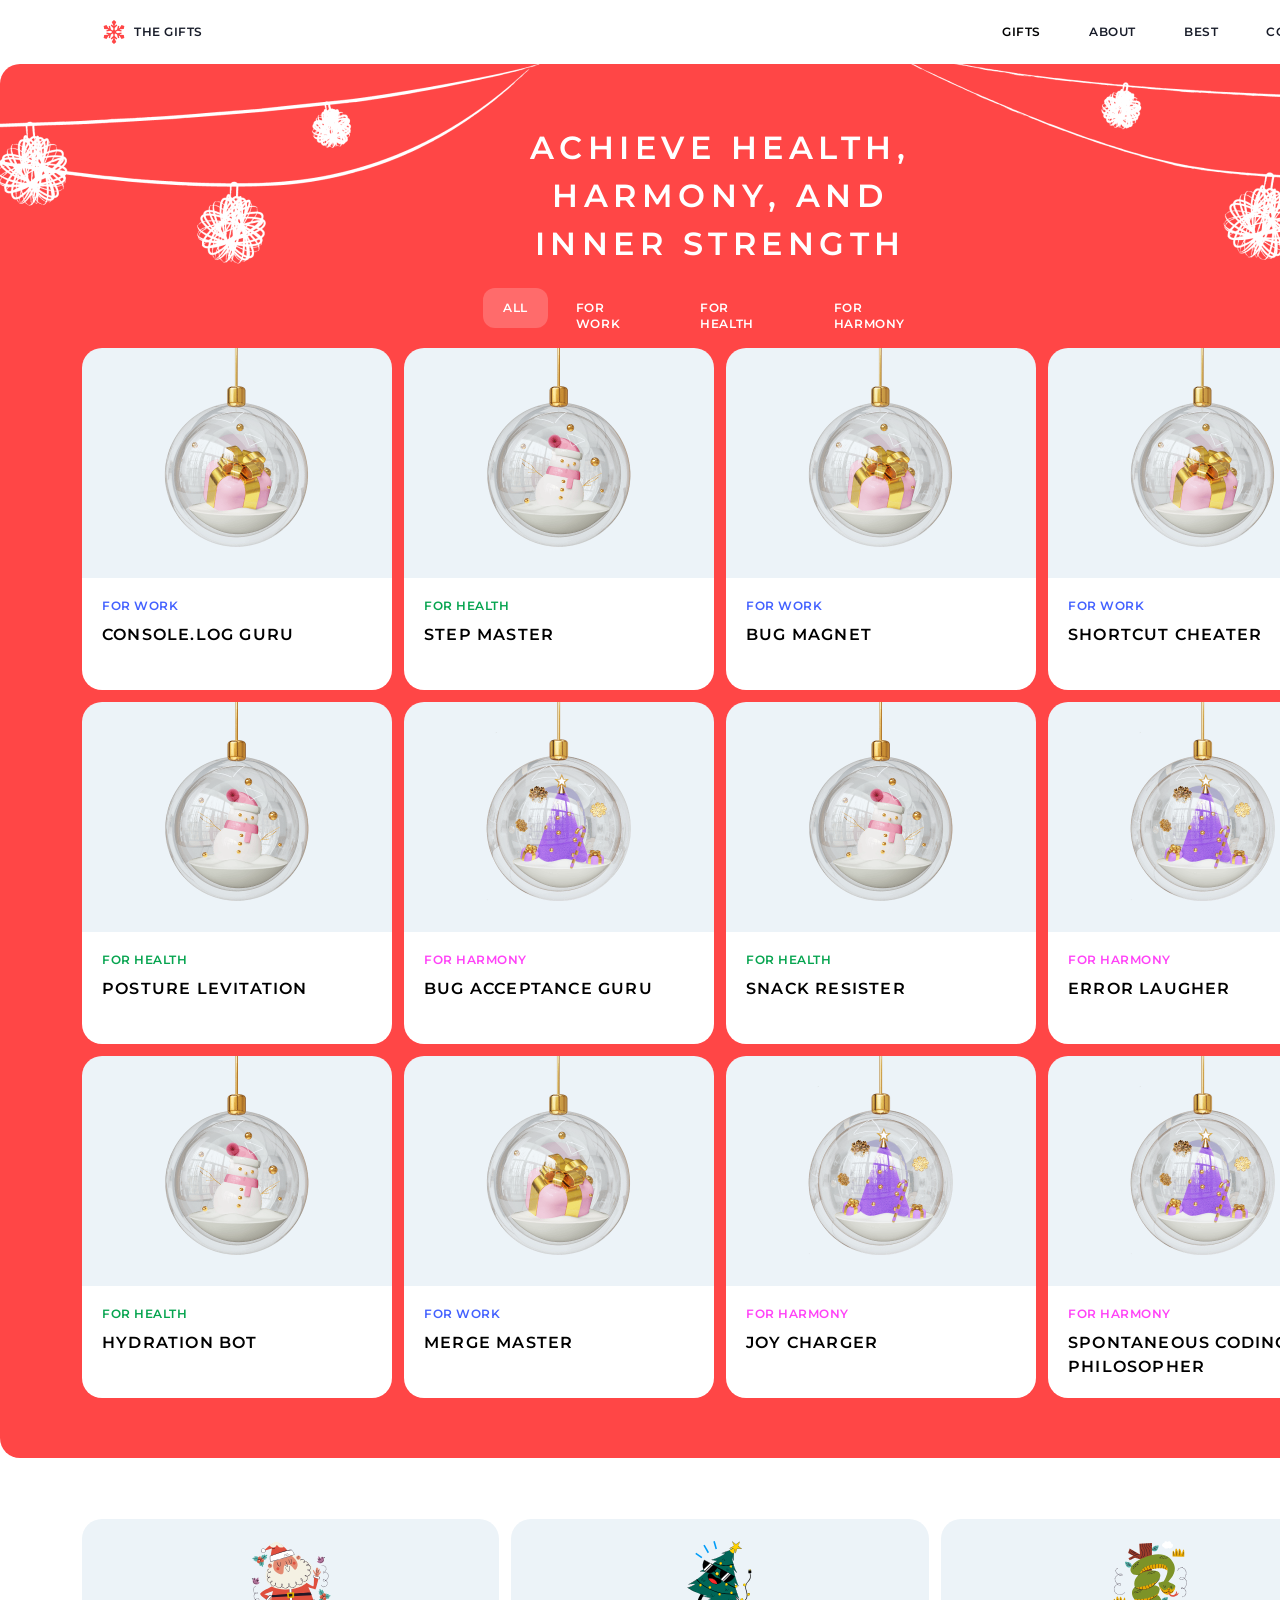
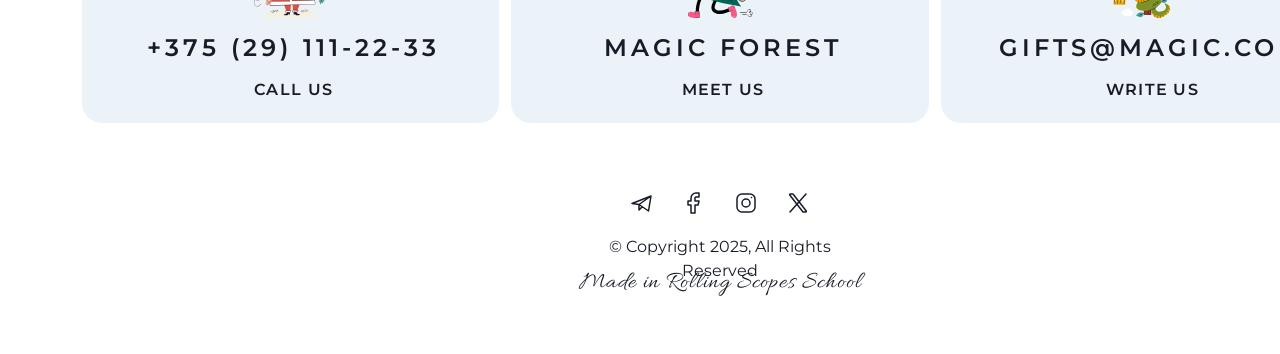
<file: Christmas_Shop/indexgifts.html>
<!DOCTYPE html>
<html lang="en">
<head>
    <meta charset="UTF-8">
    <meta name="viewport" content="width=device-width, initial-scale=1.0">
    <link rel="stylesheet" href="stylegifts.css">
    <link rel="preconnect" href="https://fonts.googleapis.com">
    <link rel="preconnect" href="https://fonts.gstatic.com" crossorigin>
    <link href="https://fonts.googleapis.com/css2?family=Jost:ital,wght@0,100..900;1,100..900&family=Montserrat:ital,wght@0,100..900;1,100..900&family=Roboto:ital,wght@0,100;0,300;0,400;0,500;0,700;0,900;1,100;1,300;1,400;1,500;1,700;1,900&display=swap" rel="stylesheet">
    <link rel="preconnect" href="https://fonts.googleapis.com">
    <link rel="preconnect" href="https://fonts.gstatic.com" crossorigin>
    <link href="https://fonts.googleapis.com/css2?family=Allura&family=Jost:ital,wght@0,100..900;1,100..900&family=Montserrat:ital,wght@0,100..900;1,100..900&family=Roboto:ital,wght@0,100;0,300;0,400;0,500;0,700;0,900;1,100;1,300;1,400;1,500;1,700;1,900&display=swap" rel="stylesheet">
    <link type="image/x-icon" href="img/favicon.png" rel="shortcut icon">
    <link type="Image/x-icon" href="/Christmas/img/favicon" rel="icon">
    <title>Christmas Shop Gifts</title>
</head>
<body>
    <header>
        <div class="header_container">
            <div class="logo_block">
                <a class="link_nav" href="index.html" style="text-decoration: none;color:#181C29"><img class="logo" src="img/snowflake.svg" alt="logo" height="24" width="24">
                <div class="logo_text">
                    <span>THE GIFTS</span></a>
                </div>
            </div>
            <div class="header_navigation">
                <div class="navigation">
                    <ul class="nav">
                        <li class="non_interactive">GIFTS</li>
                        <a class="link_nav" href="index.html#about" style="text-decoration: none;color:#181C29"><li>ABOUT</li></a>
                        <a class="link_nav" href="index.html#best" style="text-decoration: none;color:#181C29"><li>BEST</li></a>
                        <a class="link_nav" href="#contacts" style="text-decoration: none;color:#181C29"><li>CONTACTS</li></a>
                    </ul>
                </div>
            </div>
        </div>
    </header>
    <main>
        <section class="gifts">
            <div class="gifts_container">
                <h1 class="headerone">ACHIEVE HEALTH, HARMONY, AND INNER STRENGTH</h1>
                <div class="filters">
                    <div class="filter active">ALL</div>
                    <div class="filter">FOR WORK</div>
                    <div class="filter">FOR HEALTH</div>
                    <div class="filter">FOR HARMONY</div>
                </div>
                <div class="gifts_block">
                    <div class="gift">
                        <img src="img/giftforwork.png" alt="giftforwork">
                        <div class="gift_description">
                            <div class="gift_work">FOR WORK</div>
                            <div class="gift_name">CONSOLE.LOG GURU</div>
                        </div>
                    </div>
                    <div class="gift">
                        <img src="img/giftforhealth.png" alt="giftforhealt">
                        <div class="gift_description">
                            <div class="gift_health">FOR HEALTH</div>
                            <div class="gift_name">STEP MASTER</div>
                        </div>
                    </div>
                    <div class="gift">
                        <img src="img/giftforwork.png" alt="giftforwork">
                        <div class="gift_description">
                            <div class="gift_work">FOR WORK</div>
                            <div class="gift_name">BUG MAGNET</div>
                        </div>
                    </div>
                    <div class="gift">
                        <img src="img/giftforwork.png" alt="giftforwork">
                        <div class="gift_description">
                            <div class="gift_work">FOR WORK</div>
                            <div class="gift_name">SHORTCUT CHEATER</div>
                        </div>
                    </div>
                    <div class="gift">
                        <img src="img/giftforhealth.png" alt="giftforhealt">
                        <div class="gift_description">
                            <div class="gift_health">FOR HEALTH</div>
                            <div class="gift_name">POSTURE LEVITATION</div>
                        </div>
                    </div>
                    <div class="gift">
                        <img src="img/giftforharmony.png" alt="giftforharmony">
                        <div class="gift_description">
                            <div class="gift_harmony">FOR HARMONY</div>
                            <div class="gift_name">BUG ACCEPTANCE GURU</div>
                        </div>
                    </div>
                    <div class="gift">
                        <img src="img/giftforhealth.png" alt="giftforhealt">
                        <div class="gift_description">
                            <div class="gift_health">FOR HEALTH</div>
                            <div class="gift_name">SNACK RESISTER</div>
                        </div>
                    </div>
                    <div class="gift">
                        <img src="img/giftforharmony.png" alt="giftforharmony">
                        <div class="gift_description">
                            <div class="gift_harmony">FOR HARMONY</div>
                            <div class="gift_name">ERROR LAUGHER</div>
                        </div>
                    </div>
                    <div class="gift">
                        <img src="img/giftforhealth.png" alt="giftforhealt">
                        <div class="gift_description">
                            <div class="gift_health">FOR HEALTH</div>
                            <div class="gift_name">HYDRATION BOT</div>
                        </div>
                    </div>
                    <div class="gift">
                        <img src="img/giftforwork.png" alt="giftforwork">
                        <div class="gift_description">
                            <div class="gift_work">FOR WORK</div>
                            <div class="gift_name">MERGE MASTER</div>
                        </div>
                    </div>
                    <div class="gift">
                        <img src="img/giftforharmony.png" alt="giftforharmony">
                        <div class="gift_description">
                            <div class="gift_harmony">FOR HARMONY</div>
                            <div class="gift_name">JOY CHARGER</div>
                        </div>
                    </div>
                    <div class="gift">
                        <img src="img/giftforharmony.png" alt="giftforharmony">
                        <div class="gift_description">
                            <div class="gift_harmony">FOR HARMONY</div>
                            <div class="gift_name">SPONTANEOUS CODING PHILOSOPHER</div>
                        </div>
                    </div>
                </div>
            </div>
        </section>
    </main>
    <footer>
        <div class="footer_container">
            <div id="contacts" class="contacts_block">
                <div class="contacts">
                    <a href="tel:+375291112233" style="text-decoration: none;color:#181C29"><img class="footer_img" src="img/santa.svg" alt="santa">
                    <span class="connect">+375 (29) 111-22-33</span>
                    <span class="calltoaction">CALL US</span></a>
                </div>
                <div class="contacts">
                    <a href="https://www.google.com/maps/@53.9000000,27.5666700,13z" target="_blank" style="text-decoration: none;color:#181C29"><img class="footer_img" src="img/magicforest.svg" alt="santa">
                    <span class="connect">MAGIC FOREST</span>
                    <span class="calltoaction">MEET US</span></a>
                </div>
                <div class="contacts">
                    <a href="mailto:GIFTS@MAGIC.COM" style="text-decoration: none;color:#181C29"><img class="footer_img" src="img/snake.svg" alt="santa">
                    <span class="connect">GIFTS@MAGIC.COM</span>
                    <span class="calltoaction">WRITE US</span></a>
                </div>
            </div>
            <div class="footer_signature">
                <div class="social">
                    <img class="social_img" src="img/tg.svg" alt="telegram">
                    <img class="social_img" src="img/facebook.svg" alt="facebook">
                    <img class="social_img" src="img/inst.svg" alt="instagram">
                    <img class="social_img" src="img/x.svg" alt="x">
                </div>
                <div class="year">© Copyright 2025, All Rights Reserved</div>
                <a href="https://rs.school/" style="text-decoration: none;color:#181C29"><div class="rsschool">Made in Rolling Scopes School</div></a>
            </div>
        </div>
    </footer>
</body>
</html>
</file>
<file: Christmas_Shop/stylegifts.css>
html {
    max-width: 1440px;
    scroll-behavior: smooth;
    display: block;
    margin: auto;
}
body {
    width: 1440px;
    margin: 0;
}
main {
    width: 1440px;
    margin: 0;
}

/* Header */
header {
    width: 1440px;
    height: 64px;
    margin: 0;
    background-color: white;
}
.header_container {
    display: flex;
    width: 1276px;
    height: 64px;
    margin: 0px 82px;
}
.logo_block {
    display: flex;
    width: 141px;
    height: 40px;
    margin: 12px 759px 12px 0px;
    cursor: pointer;
}
.logo {
    margin: 8px 8px 8px 20px;
}
.logo_text {
    width: 69px;
    height: 16px;
    margin: 10px 20px 12px 0px;
}
.logo_text span {
    font-family: 'Montserrat', sans-serif;
    font-size: 12px;
    font-weight: 600;
    line-height: 15.6px;
    letter-spacing: 0.5px;
}
.header_navigation {
    width: 376px;
    height: 40px;
    margin: 12px 82px 12px 0px;
}
.navigation {
    width: 376px;
    height: 40px;
    margin: 0;
}
.nav {
    width: 376px;
    height: 40px;
    display: flex;
    margin: 0;
    padding-left: 0;
    gap: 8px;
    list-style-type: none;
}
.nav li {
    padding: 12px 20px 12px 20px;
    font-family: 'Montserrat', sans-serif;
    font-size: 12px;
    font-weight: 600;
    line-height: 15.6px;
    letter-spacing: 0.6px;
    cursor: pointer;
}
.nav li:hover {
    color: #FF4646;
    background-color: #FF46461A;
    border-radius: 12px;
    transition: 0.5s;
}
.non_interactive {
    pointer-events: none;
}
/* Main */
/* Section gifts */
.gifts {
    width: 1440px;
    height: 1394px;
    margin: 0;
    padding: 0;
    border-radius: 20px;
    background-color: #FF4646;
    background-image: url(img/bggarland.png);
    background-repeat: no-repeat;
    background-size: contain;
}
.gifts_container {
    width: 1276px;
    height: 1274px;
    margin: 0;
    padding-top: 60px;
    padding-left: 82px;
    display: flex;
    flex-direction: column;
}
.headerone {
    width: 426px;
    height: 144px;
    margin: 0;
    padding-left: 425px;
    text-align: center;
    color: #FFFFFF;
    font-family: 'Montserrat', sans-serif;
    font-size: 32px;
    font-weight: 600;
    line-height: 48px;
    letter-spacing: 5.5px;
}
.filters {
    width: 474px;
    height: 40px;
    margin: 0;
    padding-top: 20px;
    padding-left: 401px;
    display: flex;
    justify-content: center;
    gap: 8px;
}
.filter {
    padding: 12px 20px 12px 20px;
    color: #FFFFFF;
    font-family: 'Montserrat', sans-serif;
    font-size: 12px;
    font-weight: 600;
    line-height: 15.6px;
    letter-spacing: 0.6px;
    cursor: pointer;
}
.filter:hover,
.filter.active{
    background-color: rgba(255, 255, 255, 0.2);
    border-radius: 12px;
    transition: 0.5s;
}
.filter.active{
    pointer-events: none;
}
.gifts_block {
    width: 1276px;
    height: 1050px;
    margin: 0;
    padding-top: 20px;
    display: flex;
    flex-wrap: wrap;
    gap: 12px;
}
.gift {
    width: 310px;
    height: 342px;
    display: flex;
    flex-direction: column;
    cursor: pointer;
}
.gift img {
    width: 310px;
    height: 230px;
    border-top-left-radius: 20px;
    border-top-right-radius: 20px;
    background-color: #ECF3F8;
}
.gift_description {
    width: 310px;
    height: 112px;
    background-color: #FFFFFF;
    border-bottom-left-radius: 20px;
    border-bottom-right-radius: 20px;
}
.gift_work,
.gift_health,
.gift_harmony {
    display: flex;
    padding-top: 20px;
    padding-left: 20px;
    font-family: 'Montserrat', sans-serif;
    font-size: 12px;
    font-weight: 600;
    line-height: 15.6px;
    letter-spacing: 0.5px;
}
.gift_work {
    color: #4361FF;
}
.gift_health {
    color: #06A44F;
}
.gift_harmony {
    color: #FF43F7;
}
.gift_name {
    display: flex;
    padding-top: 9px;
    padding-left: 20px;
    font-family: 'Montserrat', sans-serif;
    font-size: 16px;
    font-weight: 600;
    line-height: 24.32px;
    letter-spacing: 1.2px;
}
.gift:hover .gift_name {
    color: #FF4646;
    transition: 0.5s;
}

/* FOOTER */
footer {
    width: 1440px;
    height: 496px;
    margin: 0;
    padding: 0;
    background-color: #FFFFFF;
}
.footer_container {
    width: 1276px;
    height: 376px;
    padding-top: 46px;
    padding-left: 82px;
    display: flex;
    flex-direction: column;
    justify-content: center;
}
.contacts_block {
    width: 1276px;
    height: 204px;
    margin: 0;
    padding-top: 30px;
    display: flex;
    gap: 12px;
}
.contacts a {
    width: 417.33px;
    height: 204px;
    background-color: #ECF3F8;
    display: flex;
    flex-direction: column;
    border-radius: 20px;
    cursor: pointer;
}
.footer_img {
    width: 80px;
    height: 76.84px;
    padding-top: 21.87px;
    padding-left: 168.87px;
}
.connect {
    width: 377.33px;
    height: 36px;
    padding-top: 12px;
    padding-left: 23px;
    color: #181C29;
    font-family: 'Montserrat', sans-serif;
    font-size: 24px;
    font-weight: 600;
    line-height: 36.48px;
    letter-spacing: 4px;
    text-align: center;
}
.contacts:hover .connect {
    color: #FF4646;
    transition: 0.5s;
}
.calltoaction {
    width: 377.33px;
    height: 24px;
    padding-top: 12px;
    padding-left: 23px;
    color: #181C29;
    font-family: 'Montserrat', sans-serif;
    font-size: 16px;
    font-weight: 600;
    line-height: 24.32px;
    letter-spacing: 1.28px;
    text-align: center;
}
.contacts:hover .calltoaction {
    color: #FF4646;
    transition: 0.5s;
}
.footer_signature {
    width: 1276px;
    height: 112px;
    margin: 0;
    padding-top: 60px;
    display: flex;
    flex-direction: column;
    justify-content: center;
}
.social {
    width: 196px;
    height: 40px;
    display: flex;
    padding-top: 0;
    padding-left: 540px;
    gap: 12px;
}
.social_img {
    width: 40px;
    height: 40px;
    cursor: pointer;
}
.social_img:hover {
    filter: brightness(0) saturate(100%) invert(41%) sepia(93%) saturate(2568%) hue-rotate(333deg) brightness(102%) contrast(109%);
}
.year {
    width: 301px;
    height: 24px;
    padding-top: 12px;
    padding-left: 487.5px;
    color: #181C29;
    font-family: 'Montserrat', sans-serif;
    font-size: 16px;
    font-weight: 400;
    line-height: 23.68px;
    text-align: center;
}
.rsschool {
    width: 290px;
    height: 24px;
    padding-top: 12px;
    padding-left: 493px;
    color: #181C29;
    font-family: "Allura", cursive;
    font-size: 24px;
    font-weight: 400;
    line-height: 24px;
    letter-spacing: 1px;
    text-align: center;
    cursor: pointer;
}
.rsschool:hover {
    color: #FF4646;
    transition: 0.5s;
}
</file>
